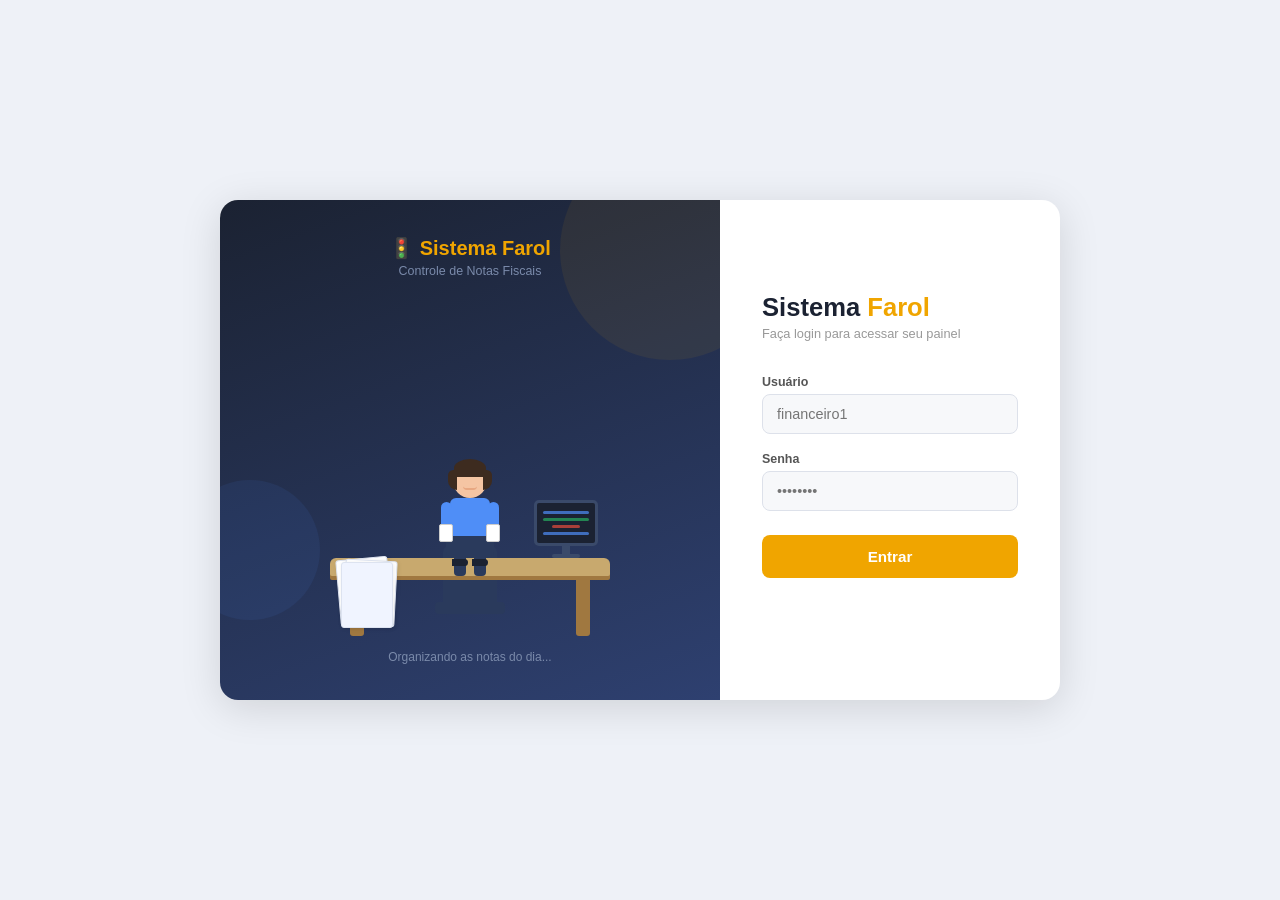
<file: templates/login.html>
<!DOCTYPE html>
<html lang="pt-BR">
<head>
  <meta charset="UTF-8"/>
  <meta name="viewport" content="width=device-width, initial-scale=1.0"/>
  <title>Sistema Farol — Login</title>
  <style>
    * { box-sizing: border-box; margin: 0; padding: 0; }

    body {
      font-family: 'Segoe UI', sans-serif;
      background: #eef1f7;
      min-height: 100vh;
      display: flex;
      align-items: center;
      justify-content: center;
    }

    .login-wrap {
      display: flex;
      background: #fff;
      border-radius: 18px;
      box-shadow: 0 8px 40px rgba(0,0,0,0.13);
      overflow: hidden;
      width: 840px;
      min-height: 500px;
    }

    /* ── LADO ESQUERDO ── */
    .login-art {
      flex: 1;
      background: linear-gradient(160deg, #1b2232 0%, #2e4070 100%);
      display: flex;
      flex-direction: column;
      align-items: center;
      justify-content: flex-end;
      padding-bottom: 36px;
      position: relative;
      overflow: hidden;
    }

    /* fundo decorativo */
    .login-art::before {
      content: '';
      position: absolute;
      top: -60px; right: -60px;
      width: 220px; height: 220px;
      background: rgba(240,165,0,0.07);
      border-radius: 50%;
    }
    .login-art::after {
      content: '';
      position: absolute;
      bottom: 80px; left: -40px;
      width: 140px; height: 140px;
      background: rgba(79,142,247,0.08);
      border-radius: 50%;
    }

    .art-title {
      position: absolute;
      top: 36px;
      text-align: center;
      z-index: 3;
    }
    .art-title h2 { color: #f0a500; font-size: 1.25rem; margin-bottom: 4px; }
    .art-title p  { color: #7a8aaa; font-size: 0.78rem; }

    /* ── CENA ── */
    .scene {
      position: relative;
      width: 300px;
      height: 280px;
      z-index: 2;
    }

    /* MESA */
    .desk-top {
      position: absolute;
      bottom: 60px;
      left: 10px;
      right: 10px;
      height: 18px;
      background: #c8a96e;
      border-radius: 6px 6px 2px 2px;
      box-shadow: 0 4px 0 #a07840;
      z-index: 4;
    }
    .desk-leg { position: absolute; bottom: 0; width: 14px; background: #a07840; border-radius: 0 0 3px 3px; z-index: 3; }
    .desk-leg.l { left: 30px;  height: 60px; }
    .desk-leg.r { right: 30px; height: 60px; }

    /* CADEIRA */
    .chair-back {
      position: absolute;
      bottom: 30px;
      left: 50%;
      transform: translateX(-50%);
      width: 54px; height: 60px;
      background: #2a3a5c;
      border-radius: 6px 6px 0 0;
      z-index: 1;
    }
    .chair-seat {
      position: absolute;
      bottom: 22px;
      left: 50%;
      transform: translateX(-50%);
      width: 70px; height: 12px;
      background: #2a3a5c;
      border-radius: 4px;
      z-index: 2;
    }

    /* PAPÉIS NA MESA */
    .desk-papers {
      position: absolute;
      bottom: 78px;
      left: 18px;
      z-index: 5;
    }
    .dp {
      position: absolute;
      width: 52px; height: 66px;
      background: #fff;
      border: 1px solid #dde3f0;
      border-radius: 3px;
      box-shadow: 1px 1px 4px rgba(0,0,0,0.08);
    }
    .dp:nth-child(1) { transform: rotate(-5deg); left: 0;   top: 0; }
    .dp:nth-child(2) { transform: rotate(3deg);  left: 6px; top: 2px; }
    .dp:nth-child(3) { transform: rotate(0deg);  left: 3px; top: 4px; background: #f0f4ff; }
    .dp-line { width: 36px; height: 3px; background: #dde3f0; border-radius: 2px; margin: 8px auto 3px; }
    .dp-line.s { width: 24px; }
    .dp-line.o { background: #f0a500; opacity: 0.5; }

    /* MONITOR */
    .monitor {
      position: absolute;
      bottom: 78px;
      right: 22px;
      z-index: 5;
    }
    .monitor-screen {
      width: 64px; height: 46px;
      background: #1b2232;
      border-radius: 5px;
      border: 3px solid #3a4a6a;
      display: flex; align-items: center; justify-content: center;
      flex-direction: column;
      gap: 4px;
      padding: 6px;
    }
    .monitor-line { width: 100%; height: 3px; background: #4f8ef7; border-radius: 2px; opacity: 0.7; }
    .monitor-line.g { background: #27ae60; }
    .monitor-line.r { background: #e74c3c; width: 60%; }
    .monitor-stand {
      width: 8px; height: 8px;
      background: #3a4a6a;
      margin: 0 auto;
    }
    .monitor-base {
      width: 28px; height: 4px;
      background: #3a4a6a;
      border-radius: 2px;
      margin: 0 auto;
    }

    /* PERSONAGEM SENTADA */
    .person {
      position: absolute;
      bottom: 60px;
      left: 50%;
      transform: translateX(-50%);
      z-index: 6;
      animation: breathe 3s ease-in-out infinite;
      transform-origin: bottom center;
    }
    @keyframes breathe {
      0%,100% { transform: translateX(-50%) translateY(0); }
      50%      { transform: translateX(-50%) translateY(-2px); }
    }

    /* Cabeça */
    .p-head {
      width: 34px; height: 34px;
      background: #f5c5a3;
      border-radius: 50%;
      margin: 0 auto 0;
      position: relative;
    }
    .p-hair {
      position: absolute;
      top: -5px; left: 1px;
      width: 32px; height: 18px;
      background: #3d2b1f;
      border-radius: 50% 50% 0 0;
    }
    .p-hair-side {
      position: absolute;
      top: 6px; right: -5px;
      width: 9px; height: 20px;
      background: #3d2b1f;
      border-radius: 0 6px 10px 0;
    }
    .p-hair-side2 {
      position: absolute;
      top: 6px; left: -5px;
      width: 9px; height: 20px;
      background: #3d2b1f;
      border-radius: 6px 0 0 10px;
    }
    .p-face-detail {
      position: absolute;
      bottom: 8px; left: 50%;
      transform: translateX(-50%);
      width: 14px; height: 4px;
      border-bottom: 2px solid #e8a882;
      border-radius: 0 0 6px 6px;
    }

    /* Torso */
    .p-torso {
      width: 40px; height: 38px;
      background: #4f8ef7;
      border-radius: 6px 6px 2px 2px;
      margin: 0 auto;
      position: relative;
    }

    /* Braços — animados organizando papéis */
    .p-arm {
      position: absolute;
      width: 11px; height: 32px;
      background: #4f8ef7;
      border-radius: 6px;
      top: 4px;
      transform-origin: top center;
    }
    .p-arm.l {
      left: -9px;
      animation: armOrganizeL 1.6s ease-in-out infinite;
    }
    .p-arm.r {
      right: -9px;
      animation: armOrganizeR 1.6s ease-in-out infinite;
    }
    @keyframes armOrganizeL {
      0%,100% { transform: rotate(-30deg); }
      40%      { transform: rotate(10deg); }
      70%      { transform: rotate(-15deg); }
    }
    @keyframes armOrganizeR {
      0%,100% { transform: rotate(30deg); }
      40%      { transform: rotate(-10deg); }
      70%      { transform: rotate(20deg); }
    }

    /* Mãozinha com papel */
    .p-hand {
      position: absolute;
      bottom: -8px; left: -2px;
      width: 14px; height: 18px;
      background: #fff;
      border: 1px solid #ccc;
      border-radius: 2px;
    }

    /* Parte de baixo (sentada) */
    .p-lap {
      width: 48px; height: 20px;
      background: #2a3a5c;
      border-radius: 4px;
      margin: 0 auto;
    }
    .p-legs {
      display: flex;
      justify-content: center;
      gap: 8px;
      margin-top: 2px;
    }
    .p-leg {
      width: 12px; height: 18px;
      background: #2a3a5c;
      border-radius: 0 0 4px 4px;
    }
    .p-shoe {
      width: 16px; height: 7px;
      background: #1b2232;
      border-radius: 0 4px 4px 0;
      margin-top: 1px;
      margin-left: -2px;
    }

    /* Papel voando ocasionalmente */
    .fly {
      position: absolute;
      width: 18px; height: 22px;
      background: #fff;
      border: 1px solid #dde3f0;
      border-radius: 2px;
      opacity: 0;
      z-index: 7;
    }
    .fly:nth-child(1) { left: 100px; bottom: 120px; animation: flyPaper 3s 0s infinite; }
    .fly:nth-child(2) { left: 140px; bottom: 100px; animation: flyPaper 3s 1.2s infinite; transform: rotate(12deg); }
    @keyframes flyPaper {
      0%   { opacity: 0; transform: translateY(0) rotate(0deg); }
      15%  { opacity: 0.9; }
      100% { opacity: 0; transform: translateY(-55px) rotate(25deg); }
    }

    .art-label {
      color: #7a8aaa;
      font-size: 0.75rem;
      margin-top: 14px;
      text-align: center;
      z-index: 3;
    }

    /* ── FORMULÁRIO ── */
    .login-form {
      width: 340px;
      padding: 52px 42px;
      display: flex;
      flex-direction: column;
      justify-content: center;
    }

    .logo { font-size: 1.6rem; font-weight: 800; color: #1b2232; margin-bottom: 4px; }
    .logo span { color: #f0a500; }
    .sub { font-size: 0.8rem; color: #999; margin-bottom: 34px; }

    .form-group { margin-bottom: 18px; }
    .form-group label { display: block; font-size: 0.78rem; color: #555; font-weight: 600; margin-bottom: 5px; }
    .form-group input {
      width: 100%; padding: 11px 14px;
      border: 1px solid #dde1ea; border-radius: 8px;
      font-size: 0.9rem; background: #f7f8fa; color: #333;
      transition: border 0.2s, box-shadow 0.2s;
    }
    .form-group input:focus {
      outline: none; border-color: #4f8ef7;
      background: #fff; box-shadow: 0 0 0 3px rgba(79,142,247,0.1);
    }

    .btn-login {
      width: 100%; padding: 13px;
      background: #f0a500; color: #fff;
      border: none; border-radius: 8px;
      font-size: 0.95rem; font-weight: 700;
      cursor: pointer; margin-top: 6px;
      transition: background 0.2s, transform 0.1s;
    }
    .btn-login:hover  { background: #d4920a; }
    .btn-login:active { transform: scale(0.98); }

    .erro-msg { color: #e74c3c; font-size: 0.8rem; margin-top: 12px; text-align: center; min-height: 18px; }

    @media (max-width: 700px) {
      .login-art { display: none; }
      .login-wrap { width: 100%; min-height: 100vh; border-radius: 0; }
      .login-form { width: 100%; padding: 40px 28px; }
    }
  </style>
</head>
<body>

<div class="login-wrap">

  <!-- ANIMAÇÃO -->
  <div class="login-art">
    <div class="art-title">
      <h2>🚦 Sistema Farol</h2>
      <p>Controle de Notas Fiscais</p>
    </div>

    <div class="scene">
      <!-- papéis voando -->
      <div class="fly"></div>
      <div class="fly"></div>

      <!-- personagem sentada -->
      <div class="person">
        <div class="p-head">
          <div class="p-hair"></div>
          <div class="p-hair-side"></div>
          <div class="p-hair-side2"></div>
          <div class="p-face-detail"></div>
        </div>
        <div class="p-torso">
          <div class="p-arm l"><div class="p-hand"></div></div>
          <div class="p-arm r"><div class="p-hand"></div></div>
        </div>
        <div class="p-lap"></div>
        <div class="p-legs">
          <div class="p-leg"><div class="p-shoe"></div></div>
          <div class="p-leg"><div class="p-shoe"></div></div>
        </div>
      </div>

      <!-- mesa -->
      <div class="desk-top"></div>
      <div class="desk-leg l"></div>
      <div class="desk-leg r"></div>

      <!-- cadeira -->
      <div class="chair-back"></div>
      <div class="chair-seat"></div>

      <!-- papéis na mesa -->
      <div class="desk-papers">
        <div class="dp">
          <div class="dp-line"></div>
          <div class="dp-line s"></div>
          <div class="dp-line o"></div>
          <div class="dp-line s"></div>
        </div>
        <div class="dp"></div>
        <div class="dp"></div>
      </div>

      <!-- monitor -->
      <div class="monitor">
        <div class="monitor-screen">
          <div class="monitor-line"></div>
          <div class="monitor-line g"></div>
          <div class="monitor-line r"></div>
          <div class="monitor-line"></div>
        </div>
        <div class="monitor-stand"></div>
        <div class="monitor-base"></div>
      </div>
    </div>

    <div class="art-label">Organizando as notas do dia...</div>
  </div>

  <!-- FORMULÁRIO -->
  <div class="login-form">
    <div class="logo">Sistema <span>Farol</span></div>
    <div class="sub">Faça login para acessar seu painel</div>

    <div class="form-group">
      <label>Usuário</label>
      <input type="text" id="usuario" placeholder="financeiro1" autocomplete="username"/>
    </div>
    <div class="form-group">
      <label>Senha</label>
      <input type="password" id="senha" placeholder="••••••••" autocomplete="current-password"
             onkeydown="if(event.key==='Enter') entrar()"/>
    </div>

    <button class="btn-login" onclick="entrar()">Entrar</button>
    <div class="erro-msg" id="erro"></div>
  </div>

</div>

<script>
async function entrar() {
  const usuario = document.getElementById('usuario').value.trim();
  const senha   = document.getElementById('senha').value.trim();
  const erro    = document.getElementById('erro');
  erro.textContent = '';
  if (!usuario || !senha) { erro.textContent = 'Preencha usuário e senha.'; return; }
  const res = await fetch('/login', {
    method: 'POST',
    headers: { 'Content-Type': 'application/json' },
    body: JSON.stringify({ usuario, senha })
  });
  if (res.ok) {
    window.location.href = '/';
  } else {
    const data = await res.json();
    erro.textContent = data.erro || 'Erro ao fazer login.';
  }
}
</script>
</body>
</html>
</file>
